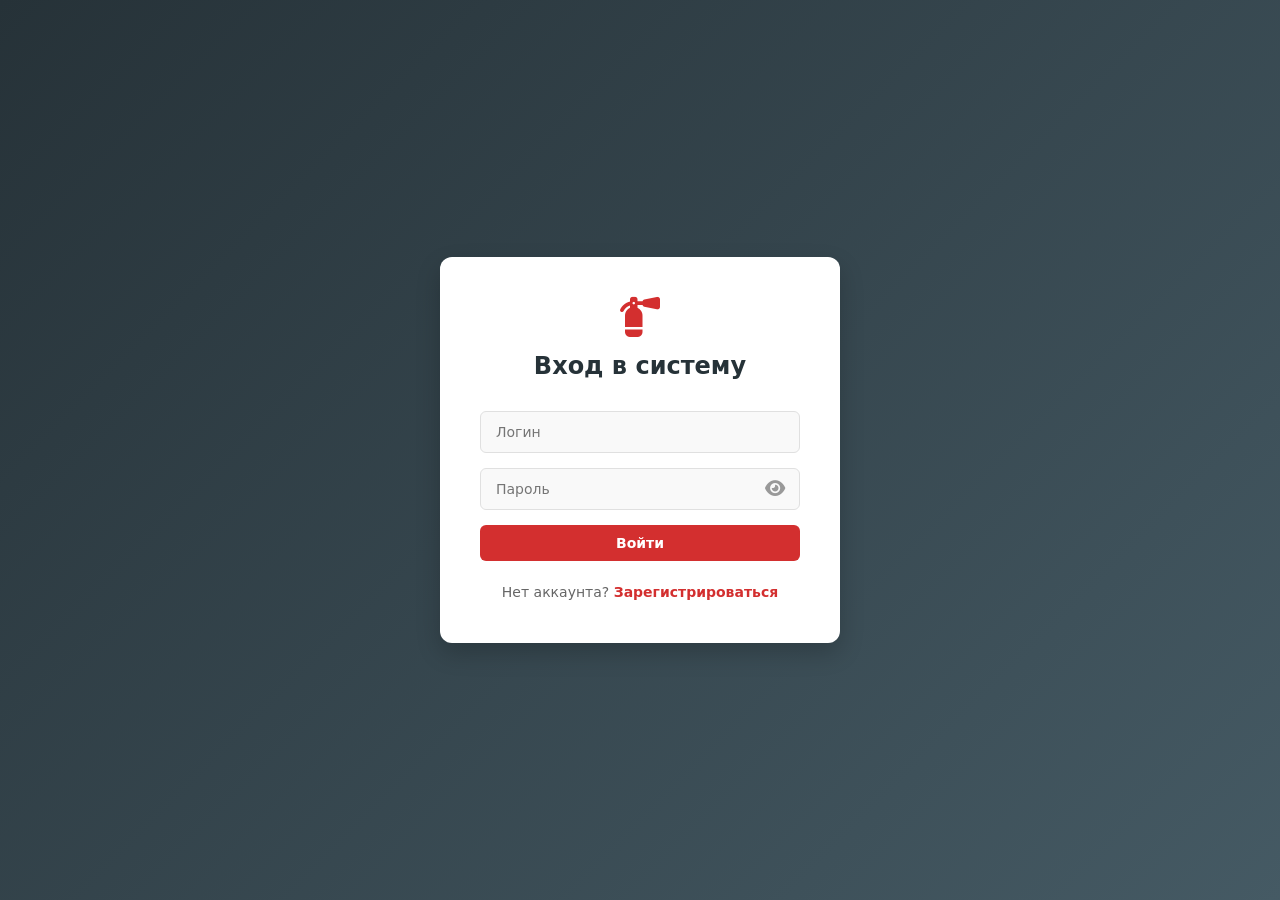
<file: index.html>
<!DOCTYPE html>
<html lang="ru">
<head>
    <meta charset="UTF-8">
    <meta name="viewport" content="width=device-width, initial-scale=1.0, maximum-scale=1.0, user-scalable=no">
    <title>Диспетчерская ПБ</title>
    <link rel="stylesheet" href="style.css">
    <link rel="stylesheet" href="https://cdnjs.cloudflare.com/ajax/libs/font-awesome/6.4.0/css/all.min.css">
</head>
<body>

    <!-- Секция Авторизации / Регистрации -->
    <div id="auth-section" class="auth-bg">
        <div class="form-box" id="login-box">
            <div class="auth-header">
                <i class="fa-solid fa-fire-extinguisher"></i>
                <h2>Вход в систему</h2>
            </div>
            <form id="login-form">
                <div class="input-group">
                    <input type="text" id="login-username" placeholder="Логин" required>
                </div>
                <div class="input-group password-group">
                    <input type="password" id="login-password" placeholder="Пароль" required>
                    <i class="fa-solid fa-eye toggle-password" onclick="togglePassword('login-password', this)"></i>
                </div>
                <button type="submit" class="btn btn-primary w-100">Войти</button>
            </form>
            <p>Нет аккаунта? <a href="#" onclick="toggleAuth('register')">Зарегистрироваться</a></p>
        </div>

        <div class="form-box hidden" id="register-box">
            <div class="auth-header">
                <i class="fa-solid fa-shield-halved"></i>
                <h2>Регистрация</h2>
            </div>
            <form id="register-form">
                <div class="input-group">
                    <input type="text" id="reg-name" placeholder="ФИО (Например: Иванов Иван)" required 
                           title="Введите Фамилию и Имя на русском языке" pattern="^[А-Яа-яЁё]+\s+[А-Яа-яЁё]+(\s+[А-Яа-яЁё]+)?$">
                </div>
                <div class="input-group">
                    <input type="text" id="reg-username" placeholder="Логин" required>
                </div>
                <div class="input-group password-group">
                    <input type="password" id="reg-password" placeholder="Пароль" required minlength="4">
                    <i class="fa-solid fa-eye toggle-password" onclick="togglePassword('reg-password', this)"></i>
                </div>
                <div class="input-group password-group">
                    <input type="password" id="reg-password-confirm" placeholder="Подтвердите пароль" required minlength="4">
                    <i class="fa-solid fa-eye toggle-password" onclick="togglePassword('reg-password-confirm', this)"></i>
                </div>
                <button type="submit" class="btn btn-primary w-100">Зарегистрироваться</button>
            </form>
            <p>Уже есть аккаунт? <a href="#" onclick="toggleAuth('login')">Войти</a></p>
        </div>
    </div>

    <!-- Основное приложение -->
    <div id="app-section" class="hidden dashboard">
        <!-- Боковое меню -->
        <aside class="sidebar">
            <div class="sidebar-header">
                <div class="logo-title">
                    <i class="fa-solid fa-truck-medical"></i>
                    <h2>ПБ Центр</h2>
                </div>
                <!-- Кнопка выхода для мобилок -->
                <button onclick="logout()" class="btn btn-outline mobile-logout"><i class="fa-solid fa-right-from-bracket"></i></button>
            </div>
            <nav class="sidebar-nav">
                <button class="nav-btn active" onclick="switchTab('objects')"><i class="fa-solid fa-building"></i> <span>Объекты</span></button>
                <button class="nav-btn" onclick="switchTab('personnel')"><i class="fa-solid fa-users"></i> <span>Персонал</span></button>
                <button class="nav-btn" onclick="switchTab('events')"><i class="fa-solid fa-triangle-exclamation"></i> <span>События</span></button>
            </nav>
            <div class="sidebar-footer">
                <div class="user-info">
                    <i class="fa-solid fa-user-tie"></i>
                    <span id="current-user-name">Диспетчер</span>
                </div>
                <button onclick="logout()" class="btn btn-outline w-100">Выйти</button>
            </div>
        </aside>

        <!-- Главный контент -->
        <main class="main-content">
            <!-- Объекты -->
            <section id="objects-tab" class="tab-content">
                <header class="content-header">
                    <h1>Управление объектами</h1>
                </header>
                <div class="card add-form">
                    <h3><i class="fa-solid fa-plus"></i> Добавить объект</h3>
                    <form id="add-object-form" class="grid-form">
                        <input type="text" id="obj-name" placeholder="Название (напр. ТЦ Галерея)" required>
                        <input type="text" id="obj-address" placeholder="Адрес" required>
                        <input type="text" id="obj-contact-name" placeholder="ФИО (Иванов И.И.)" required 
                               pattern="^[А-Яа-яЁё]+\s+[А-Яа-яЁё]+(\s+[А-Яа-яЁё]+)?$">
                        <input type="tel" id="obj-contact-phone" placeholder="Телефон (+7 999 000-00-00)" required>
                        <button type="submit" class="btn btn-primary">Добавить</button>
                    </form>
                </div>
                
                <div class="card table-container">
                    <table id="objects-table">
                        <thead>
                            <tr>
                                <th>Название</th><th>Статус</th><th>Действия</th>
                            </tr>
                        </thead>
                        <tbody></tbody>
                    </table>
                </div>
            </section>

            <!-- Персонал -->
            <section id="personnel-tab" class="tab-content hidden">
                <header class="content-header">
                    <h1>Управление персоналом</h1>
                </header>
                <div class="card add-form">
                    <h3><i class="fa-solid fa-user-plus"></i> Добавить сотрудника</h3>
                    <form id="add-personnel-form" class="grid-form">
                        <input type="text" id="pers-name" placeholder="ФИО (Иванов Иван)" required 
                               pattern="^[А-Яа-яЁё]+\s+[А-Яа-яЁё]+(\s+[А-Яа-яЁё]+)?$">
                        <select id="pers-position" required>
                            <option value="">Должность...</option>
                            <option value="Пожарный">Пожарный</option>
                            <option value="Инспектор">Инспектор</option>
                            <option value="Водитель">Водитель</option>
                            <option value="Медик">Медик</option>
                        </select>
                        <input type="tel" id="pers-phone" placeholder="Телефон (+7 999 000-00-00)" required>
                        <button type="submit" class="btn btn-primary">Добавить</button>
                    </form>
                </div>

                <div class="card table-container">
                    <table id="personnel-table">
                        <thead>
                            <tr>
                                <th>ФИО</th><th>Должность</th><th>Статус</th><th>Действия</th>
                            </tr>
                        </thead>
                        <tbody></tbody>
                    </table>
                </div>
            </section>

            <!-- События -->
            <section id="events-tab" class="tab-content hidden">
                <header class="content-header">
                    <h1>Журнал событий</h1>
                </header>
                <div id="events-list" class="events-grid">
                    <!-- События -->
                </div>
            </section>
        </main>
    </div>

    <!-- Модалки -->
    <div id="assign-modal" class="modal hidden">
        <div class="modal-content card">
            <h3>Назначить сотрудника</h3>
            <select id="assign-object-select" class="w-100 mt-15"></select>
            <div class="modal-actions mt-15">
                <button id="confirm-assign-btn" class="btn btn-primary w-100">Подтвердить</button>
                <button onclick="closeModal('assign-modal')" class="btn btn-outline w-100">Отмена</button>
            </div>
        </div>
    </div>

    <div id="details-modal" class="modal hidden">
        <div class="modal-content card">
            <h3>Информация об объекте</h3>
            <div id="details-content" class="mt-15"></div>
            <button onclick="closeModal('details-modal')" class="btn btn-outline w-100 mt-15">Закрыть</button>
        </div>
    </div>
    <!-- Модалка редактирования объекта -->
    <div id="edit-object-modal" class="modal hidden">
        <div class="modal-content card">
            <h3>Редактировать объект</h3>
            <form id="edit-object-form" class="mt-15">
                <input type="text" id="edit-obj-name" class="w-100 mb-10" placeholder="Название" required>
                <input type="text" id="edit-obj-address" class="w-100 mb-10" placeholder="Адрес" required>
                <input type="text" id="edit-obj-contact-name" class="w-100 mb-10" placeholder="ФИО ответственного" required pattern="^[А-Яа-яЁё]+\s+[А-Яа-яЁё]+(\s+[А-Яа-яЁё]+)?$">
                <input type="tel" id="edit-obj-contact-phone" class="w-100 mb-10" placeholder="Телефон" required>
                <div class="modal-actions mt-15">
                    <button type="submit" class="btn btn-primary w-100">Сохранить</button>
                    <button type="button" onclick="closeModal('edit-object-modal')" class="btn btn-outline w-100">Отмена</button>
                </div>
            </form>
        </div>
    </div>

    <!-- Модалка редактирования персонала -->
    <div id="edit-personnel-modal" class="modal hidden">
        <div class="modal-content card">
            <h3>Редактировать сотрудника</h3>
            <form id="edit-personnel-form" class="mt-15">
                <input type="text" id="edit-pers-name" class="w-100 mb-10" placeholder="ФИО" required pattern="^[А-Яа-яЁё]+\s+[А-Яа-яЁё]+(\s+[А-Яа-яЁё]+)?$">
                <select id="edit-pers-position" class="w-100 mb-10" required>
                    <option value="Пожарный">Пожарный</option>
                    <option value="Инспектор">Инспектор</option>
                    <option value="Водитель">Водитель</option>
                    <option value="Медик">Медик</option>
                </select>
                <input type="tel" id="edit-pers-phone" class="w-100 mb-10" placeholder="Телефон" required>
                <div class="modal-actions mt-15">
                    <button type="submit" class="btn btn-primary w-100">Сохранить</button>
                    <button type="button" onclick="closeModal('edit-personnel-modal')" class="btn btn-outline w-100">Отмена</button>
                </div>
            </form>
        </div>
    </div>

    <script src="script.js"></script>
</body>
</html>
</file>
<file: style.css>
:root {
    --primary: #d32f2f;
    --primary-hover: #b71c1c;
    --secondary: #1976d2;
    --dark: #263238;
    --darker: #1c262b;
    --bg-color: #f0f2f5;
    --card-bg: #ffffff;
    --text-main: #333333;
    --text-muted: #666666;
    --border: #e0e0e0;
    --danger: #e53935;
    --success: #43a047;
    --warning: #ff9800;
}

* { box-sizing: border-box; margin: 0; padding: 0; font-family: 'Segoe UI', system-ui, sans-serif; }

body { background-color: var(--bg-color); color: var(--text-main); line-height: 1.6; }

.hidden { display: none !important; }
.w-100 { width: 100%; }
.mt-15 { margin-top: 15px; }
.mb-10 { margin-bottom: 10px; }

/* --- АВТОРИЗАЦИЯ --- */
.auth-bg { min-height: 100vh; display: flex; justify-content: center; align-items: center; background: linear-gradient(135deg, var(--dark) 0%, #455a64 100%); padding: 20px; }
.form-box { background: var(--card-bg); padding: 40px; border-radius: 12px; box-shadow: 0 10px 25px rgba(0,0,0,0.2); width: 100%; max-width: 400px; text-align: center; animation: fadeIn 0.4s ease; }
.auth-header i { font-size: 40px; color: var(--primary); margin-bottom: 10px; }
.auth-header h2 { margin-bottom: 25px; color: var(--dark); }
.input-group { margin-bottom: 15px; text-align: left; position: relative; }
.form-box p { margin-top: 20px; font-size: 14px; color: var(--text-muted); }
.form-box a { color: var(--primary); text-decoration: none; font-weight: 600; }

input, select { width: 100%; padding: 12px 15px; border: 1px solid var(--border); border-radius: 6px; font-size: 14px; transition: all 0.3s; background-color: #f9f9f9; }
input:focus, select:focus { outline: none; border-color: var(--primary); background-color: #fff; box-shadow: 0 0 0 3px rgba(211, 47, 47, 0.1); }
input:not(:placeholder-shown):invalid { border-color: var(--danger); }
input:not(:placeholder-shown):valid { border-color: var(--success); }

/* Иконка глаза для пароля */
.password-group input { padding-right: 40px; }
.toggle-password { position: absolute; right: 15px; top: 50%; transform: translateY(-50%); cursor: pointer; color: #999; font-size: 18px; }
.toggle-password:hover { color: var(--primary); }

.btn { padding: 10px 20px; border-radius: 6px; border: none; cursor: pointer; font-size: 14px; font-weight: 600; transition: all 0.2s; display: inline-flex; align-items: center; justify-content: center; gap: 8px; }
.btn-primary { background: var(--primary); color: white; }
.btn-primary:hover { background: var(--primary-hover); }
.btn-secondary { background: var(--secondary); color: white; }
.btn-outline { background: transparent; border: 1px solid var(--border); color: var(--text-main); }
.btn-sm { padding: 6px 12px; font-size: 12px; }
.btn-danger { background: var(--danger); color: white; }
.btn-success { background: var(--success); color: white; }

/* --- ДАШБОРД ЛЕЙАУТ --- */
.dashboard { display: flex; height: 100vh; overflow: hidden; }
.sidebar { width: 260px; background: var(--dark); color: white; display: flex; flex-direction: column; box-shadow: 2px 0 10px rgba(0,0,0,0.1); z-index: 100; }
.sidebar-header { padding: 25px 20px; display: flex; align-items: center; justify-content: space-between; background: var(--darker); border-bottom: 1px solid rgba(255,255,255,0.05); }
.logo-title { display: flex; align-items: center; gap: 15px; }
.logo-title i { font-size: 24px; color: var(--primary); }
.mobile-logout { display: none; }

.sidebar-nav { flex: 1; padding: 20px 0; }
.nav-btn { width: 100%; text-align: left; background: transparent; color: #b0bec5; border: none; padding: 15px 25px; font-size: 15px; cursor: pointer; transition: all 0.2s; display: flex; align-items: center; gap: 12px; }
.nav-btn:hover { background: rgba(255,255,255,0.05); color: white; }
.nav-btn.active { background: var(--primary); color: white; border-left: 4px solid #ff5252; }

.sidebar-footer { padding: 20px; background: var(--darker); }
.user-info { display: flex; align-items: center; gap: 10px; margin-bottom: 15px; font-weight: 500; color: #eceff1; }
.sidebar-footer .btn-outline { color: white; border-color: rgba(255,255,255,0.2); }

.main-content { flex: 1; overflow-y: auto; padding: 30px; }
.content-header { margin-bottom: 25px; border-bottom: 2px solid var(--border); padding-bottom: 15px; }
.card { background: var(--card-bg); border-radius: 10px; padding: 20px; box-shadow: 0 2px 8px rgba(0,0,0,0.04); margin-bottom: 25px; }
.grid-form { display: grid; grid-template-columns: 1fr 1fr; gap: 15px; margin-top: 15px; }
.grid-form .btn { grid-column: span 2; }

.table-container { overflow-x: auto; }
table { width: 100%; border-collapse: collapse; min-width: 600px; }
th, td { 
    padding: 15px; 
    text-align: left; 
    border-bottom: 1px solid var(--border); 
    vertical-align: middle; /* Вот это выровняет все элементы по центру по высоте */
}
th { color: var(--text-muted); font-weight: 600; font-size: 13px; text-transform: uppercase; }

.badge { padding: 5px 10px; border-radius: 20px; font-size: 12px; font-weight: 600; white-space: nowrap; }
.badge-ok { background: #e8f5e9; color: var(--success); }
.badge-alarm { background: #ffebee; color: var(--danger); animation: pulse 1.5s infinite; }
.badge-free { background: #e3f2fd; color: var(--secondary); }
.badge-busy { background: #fff8e1; color: var(--warning); }

.action-buttons { display: flex; gap: 8px; flex-wrap: wrap; }

.events-grid { display: grid; gap: 15px; }
.event-card { background: var(--card-bg); border-radius: 8px; padding: 20px; box-shadow: 0 2px 8px rgba(0,0,0,0.04); border-left: 5px solid; display: flex; justify-content: space-between; align-items: center; flex-wrap: wrap; gap: 15px; }
.event-alarm { border-color: var(--danger); background: #fffcfc; }
.event-resolved { border-color: var(--success); opacity: 0.8; }

.modal { position: fixed; top: 0; left: 0; width: 100%; height: 100%; background: rgba(0,0,0,0.6); display: flex; justify-content: center; align-items: center; z-index: 1000; padding: 15px; }
.modal-content { width: 100%; max-width: 400px; animation: scaleIn 0.3s ease; }
.modal-actions { display: flex; gap: 10px; flex-wrap: wrap; }

@keyframes pulse { 0% { box-shadow: 0 0 0 0 rgba(229,57,53,0.4); } 70% { box-shadow: 0 0 0 10px rgba(229,57,53,0); } 100% { box-shadow: 0 0 0 0 rgba(229,57,53,0); } }
@keyframes fadeIn { from { opacity: 0; transform: translateY(-10px); } to { opacity: 1; transform: translateY(0); } }
@keyframes scaleIn { from { transform: scale(0.95); opacity: 0; } to { transform: scale(1); opacity: 1; } }

/* --- МОБИЛЬНАЯ АДАПТАЦИЯ (ТЕЛЕФОНЫ) --- */
@media (max-width: 768px) {
    .dashboard { flex-direction: column; }
    
    /* Шапка на мобильных */
    .sidebar { width: 100%; flex-direction: row; height: auto; justify-content: space-between; align-items: center; padding: 10px 15px; z-index: 100; box-shadow: 0 2px 10px rgba(0,0,0,0.1); background: var(--dark); }
    .sidebar-header { padding: 0; border: none; width: 100%; }
    .sidebar-footer { display: none; } /* Скрываем футер в мобилке */
    .mobile-logout { display: flex; border: none; color: white; padding: 5px 10px; font-size: 18px; }
    
    /* Нижнее меню (как в приложениях) */
    .sidebar-nav { position: fixed; bottom: 0; left: 0; width: 100%; display: flex; flex-direction: row; background: var(--darker); padding: 0; box-shadow: 0 -2px 10px rgba(0,0,0,0.2); justify-content: space-around; z-index: 1000; }
    .nav-btn { flex-direction: column; padding: 10px 5px; font-size: 11px; gap: 5px; border-left: none; border-top: 3px solid transparent; justify-content: center; }
    .nav-btn.active { border-left: none; border-top-color: var(--primary); background: rgba(255,255,255,0.05); }
    .nav-btn i { font-size: 18px; }

    .main-content { padding: 15px; padding-bottom: 80px; } /* Отступ снизу для меню */
    .content-header h1 { font-size: 20px; }
    
    .grid-form { grid-template-columns: 1fr; } /* Формы в одну колонку */
    .card { padding: 15px; }
    .form-box { padding: 25px 20px; }
}
</file>
